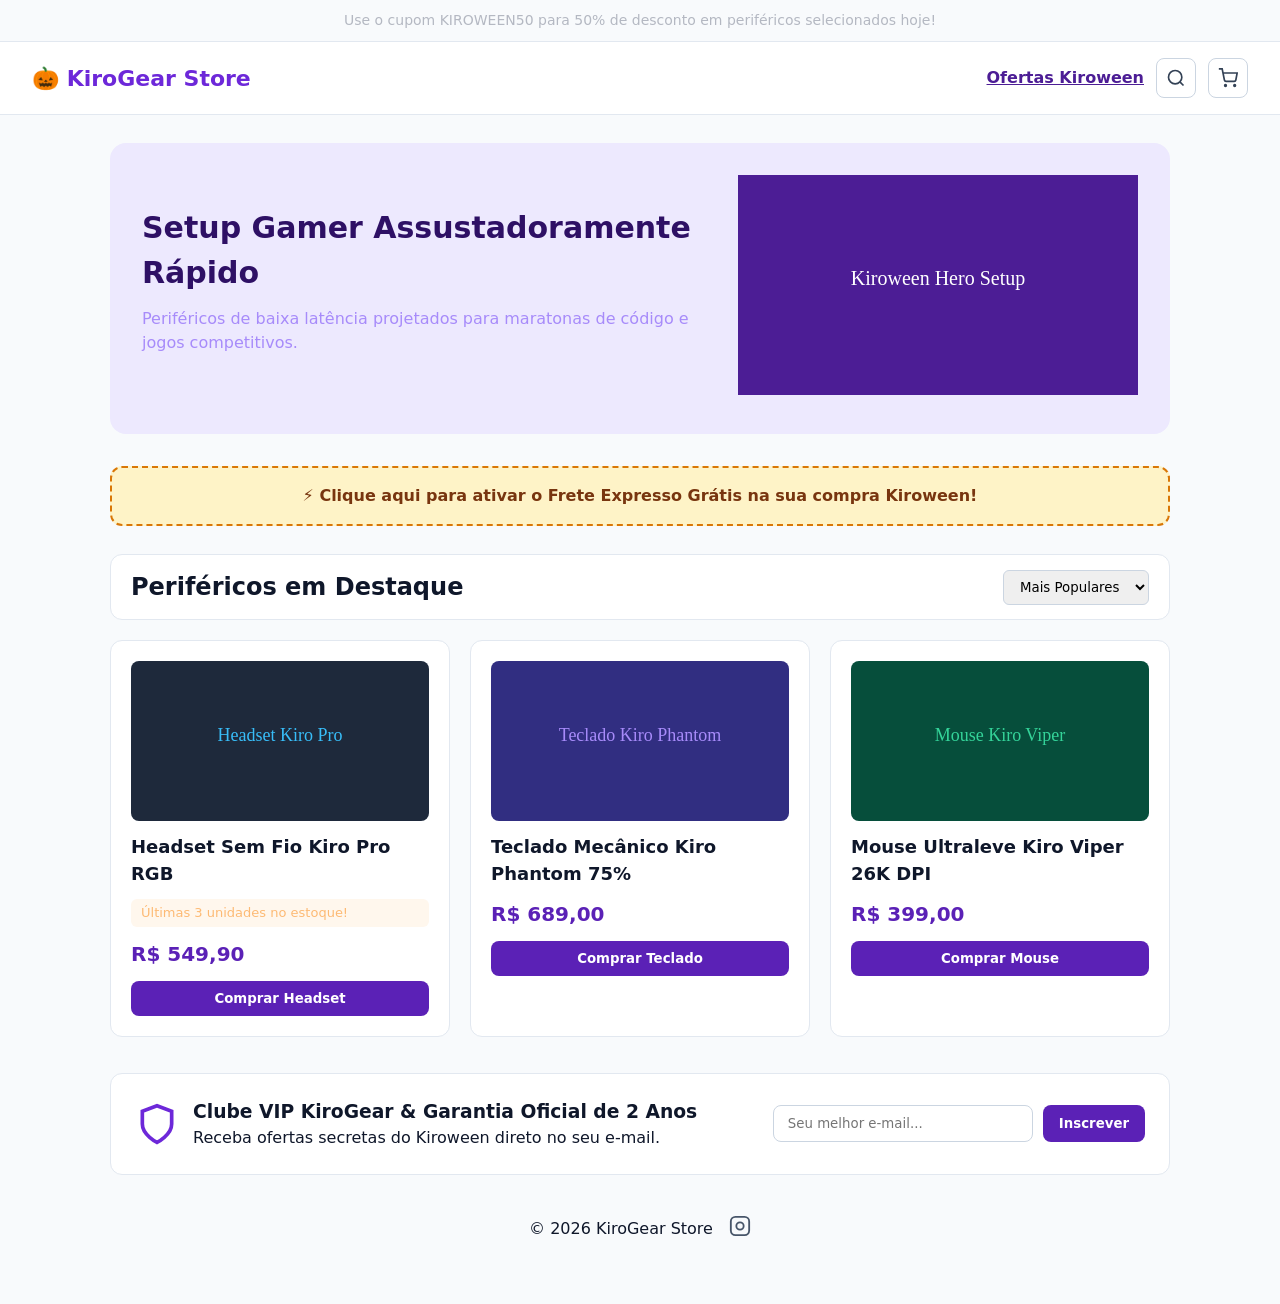
<file: tests/broken_page.html>
<!DOCTYPE html>
<html lang="pt-BR">
<head>
    <meta charset="UTF-8">
    <meta name="viewport" content="width=device-width, initial-scale=1.0">
    <title>KiroGear Store — Edição Especial Kiroween (Demo A11y)</title>
    <style>
        :root {
            --bg-main: #f8fafc;
            --bg-card: #ffffff;
            --text-dark: #0f172a;
            --brand-purple: #6d28d9;
        }
        * {
            box-sizing: border-box;
            margin: 0;
            padding: 0;
            font-family: system-ui, -apple-system, BlinkMacSystemFont, "Segoe UI", Roboto, sans-serif;
        }
        body {
            background-color: var(--bg-main);
            color: var(--text-dark);
            line-height: 1.5;
            padding-bottom: 60px;
        }
        header {
            background: #ffffff;
            border-bottom: 1px solid #e2e8f0;
            padding: 16px 32px;
            display: flex;
            align-items: center;
            justify-content: space-between;
        }
        .brand {
            font-size: 22px;
            font-weight: 800;
            color: var(--brand-purple);
        }
        .nav-actions {
            display: flex;
            align-items: center;
            gap: 12px;
        }
        .icon-btn {
            width: 40px;
            height: 40px;
            border-radius: 8px;
            border: 1px solid #cbd5e1;
            background: #ffffff;
            display: inline-flex;
            align-items: center;
            justify-content: center;
            cursor: pointer;
        }

        /* VIOLAÇÃO PILAR 4: Supressão intencional de foco visível (WCAG 2.4.7) */
        .no-focus:focus,
        .no-focus:focus-visible {
            outline: none !important;
            box-shadow: none !important;
        }

        /* VIOLAÇÃO PILAR 1: Baixo contraste severo (#b4b8c2 sobre #f8fafc = 1.93:1) */
        .promo-coupon-bar {
            background-color: #f8fafc;
            color: #b4b8c2;
            text-align: center;
            padding: 10px;
            font-size: 14px;
            border-bottom: 1px solid #e2e8f0;
        }

        .container {
            max-width: 1100px;
            margin: 28px auto;
            padding: 0 20px;
        }

        .hero {
            background-color: #ede9fe;
            border-radius: 16px;
            padding: 32px;
            display: grid;
            grid-template-columns: 1.2fr 0.8fr;
            gap: 24px;
            align-items: center;
            margin-bottom: 32px;
        }
        .hero h1 {
            font-size: 30px;
            color: #2e1065;
            margin-bottom: 12px;
        }
        /* VIOLAÇÃO PILAR 1: Subtítulo com baixo contraste (#a78bfa sobre #ede9fe = 2.12:1) */
        .hero-subtitle-low {
            color: #a78bfa;
            background-color: #ede9fe;
            font-size: 16px;
            margin-bottom: 18px;
        }

        .toolbar {
            display: flex;
            justify-content: space-between;
            align-items: center;
            margin-bottom: 20px;
            background: #ffffff;
            padding: 14px 20px;
            border-radius: 12px;
            border: 1px solid #e2e8f0;
        }
        .toolbar select {
            padding: 8px 12px;
            border-radius: 6px;
            border: 1px solid #cbd5e1;
        }

        .product-grid {
            display: grid;
            grid-template-columns: repeat(3, 1fr);
            gap: 20px;
            margin-bottom: 36px;
        }
        .product-card {
            background: var(--bg-card);
            border: 1px solid #e2e8f0;
            border-radius: 12px;
            padding: 20px;
            display: flex;
            flex-direction: column;
            gap: 12px;
        }
        .product-card img {
            width: 100%;
            height: 160px;
            object-fit: cover;
            border-radius: 8px;
            background: #f1f5f9;
        }
        .product-title {
            font-size: 18px;
            font-weight: 700;
            color: #0f172a;
        }
        .product-price {
            font-size: 20px;
            font-weight: 800;
            color: #5b21b6;
        }
        /* VIOLAÇÃO PILAR 1: Aviso de estoque quase invisível (#fdba74 sobre #fff7ed = 1.68:1) */
        .stock-badge-low {
            background-color: #fff7ed;
            color: #fdba74;
            padding: 4px 10px;
            border-radius: 6px;
            font-size: 13px;
            display: inline-block;
        }
        .btn-primary {
            background-color: #5b21b6;
            color: #ffffff;
            border: none;
            padding: 10px 16px;
            border-radius: 8px;
            font-weight: 600;
            cursor: pointer;
        }

        .flash-card {
            background: #fef3c7;
            border: 2px dashed #d97706;
            color: #78350f;
            padding: 16px 24px;
            border-radius: 12px;
            font-weight: 700;
            cursor: pointer;
            margin-bottom: 28px;
            text-align: center;
        }

        .newsletter-section {
            background: #ffffff;
            border: 1px solid #e2e8f0;
            border-radius: 12px;
            padding: 24px;
            display: flex;
            align-items: center;
            justify-content: space-between;
            gap: 20px;
        }
        .newsletter-form {
            display: flex;
            gap: 10px;
        }
        .newsletter-form input {
            padding: 10px 14px;
            border: 1px solid #cbd5e1;
            border-radius: 8px;
            width: 260px;
        }
        footer {
            margin-top: 40px;
            text-align: center;
            display: flex;
            justify-content: center;
            align-items: center;
            gap: 16px;
        }
    </style>
</head>
<body>

    <!-- PILAR 1 (Contraste insuficiente): #b4b8c2 sobre #f8fafc -->
    <div id="promo-coupon-banner" class="promo-coupon-bar">
        Use o cupom KIROWEEN50 para 50% de desconto em periféricos selecionados hoje!
    </div>

    <header>
        <div class="brand">🎃 KiroGear Store</div>
        <nav class="nav-actions">
            <!-- PILAR 4 (Ordem de Foco + Sem Foco Visível): tabindex positivo 5 + classe .no-focus -->
            <a id="nav-deals-link" href="#ofertas" tabindex="5" class="no-focus" style="color: #4c1d95; font-weight: 600;">
                Ofertas Kiroween
            </a>

            <!-- PILAR 2 (Elemento Interativo Mudo): Botão de busca apenas com SVG sem aria-label -->
            <button id="btn-search-icon" class="icon-btn" type="button">
                <svg width="20" height="20" viewBox="0 0 24 24" fill="none" stroke="#334155" stroke-width="2">
                    <circle cx="11" cy="11" r="8"></circle>
                    <line x1="21" y1="21" x2="16.65" y2="16.65"></line>
                </svg>
            </button>

            <!-- PILAR 2 (Elemento Interativo Mudo): Botão de carrinho apenas com SVG sem aria-label -->
            <button id="btn-cart-icon" class="icon-btn" type="button">
                <svg width="20" height="20" viewBox="0 0 24 24" fill="none" stroke="#334155" stroke-width="2">
                    <circle cx="9" cy="21" r="1"></circle>
                    <circle cx="20" cy="21" r="1"></circle>
                    <path d="M1 1h4l2.68 13.39a2 2 0 0 0 2 1.61h9.72a2 2 0 0 0 2-1.61L23 6H6"></path>
                </svg>
            </button>
        </nav>
    </header>

    <main class="container">
        <section class="hero">
            <div>
                <h1>Setup Gamer Assustadoramente Rápido</h1>
                <!-- PILAR 1 (Contraste insuficiente): #a78bfa sobre #ede9fe -->
                <p id="hero-subtitle-low-contrast" class="hero-subtitle-low">
                    Periféricos de baixa latência projetados para maratonas de código e jogos competitivos.
                </p>
            </div>
            <div>
                <!-- PILAR 3 (Semântica de Mídia): alt genérico "imagem" -->
                <img
                    id="img-hero-banner"
                    src="data:image/svg+xml;utf8,<svg xmlns='http://www.w3.org/2000/svg' width='400' height='220'><rect width='100%' height='100%' fill='%234c1d95'/><text x='50%' y='50%' fill='white' font-size='20' text-anchor='middle'>Kiroween Hero Setup</text></svg>"
                    alt="imagem"
                />
            </div>
        </section>

        <!-- PILAR 4 (Navegação por Teclado): div clicável com onclick mas sem role="button" e sem tabindex -->
        <div id="flash-deal-interactive-card" class="flash-card" onclick="console.log('Desconto ativado!')">
            ⚡ Clique aqui para ativar o Frete Expresso Grátis na sua compra Kiroween!
        </div>

        <div class="toolbar">
            <h2>Periféricos em Destaque</h2>
            <div>
                <!-- PILAR 2 (Elemento Interativo Mudo): <select> sem <label> ou aria-label -->
                <select id="select-sort-products" name="sort_order">
                    <option value="popular">Mais Populares</option>
                    <option value="price_asc">Menor Preço</option>
                    <option value="price_desc">Maior Preço</option>
                </select>
            </div>
        </div>

        <section id="ofertas" class="product-grid">
            <!-- Card 1: Headset -->
            <article class="product-card">
                <!-- PILAR 3 (Semântica de Mídia): <img> completamente sem atributo alt -->
                <img
                    id="img-product-headset"
                    src="data:image/svg+xml;utf8,<svg xmlns='http://www.w3.org/2000/svg' width='300' height='160'><rect width='100%' height='100%' fill='%231e293b'/><text x='50%' y='50%' fill='%2338bdf8' font-size='18' text-anchor='middle'>Headset Kiro Pro</text></svg>"
                />
                <h3 class="product-title">Headset Sem Fio Kiro Pro RGB</h3>
                <!-- PILAR 1 (Contraste insuficiente): #fdba74 sobre #fff7ed -->
                <span id="stock-warning-badge" class="stock-badge-low">Últimas 3 unidades no estoque!</span>
                <p class="product-price">R$ 549,90</p>
                <!-- PILAR 4 (Ordem de Foco + Sem Foco Visível): tabindex="12" positivo + .no-focus -->
                <button id="btn-buy-headset" class="btn-primary no-focus" tabindex="12" type="button">
                    Comprar Headset
                </button>
            </article>

            <!-- Card 2: Teclado -->
            <article class="product-card">
                <!-- PILAR 3 (Semântica de Mídia): alt genérico "foto" -->
                <img
                    id="img-product-keyboard"
                    src="data:image/svg+xml;utf8,<svg xmlns='http://www.w3.org/2000/svg' width='300' height='160'><rect width='100%' height='100%' fill='%23312e81'/><text x='50%' y='50%' fill='%23a78bfa' font-size='18' text-anchor='middle'>Teclado Kiro Phantom</text></svg>"
                    alt="foto"
                />
                <h3 class="product-title">Teclado Mecânico Kiro Phantom 75%</h3>
                <p class="product-price">R$ 689,00</p>
                <button id="btn-buy-keyboard" class="btn-primary" type="button">
                    Comprar Teclado
                </button>
            </article>

            <!-- Card 3: Mouse -->
            <article class="product-card">
                <!-- PILAR 3 (Semântica de Mídia): alt="" vazio em imagem de produto informativa -->
                <img
                    id="img-product-mouse"
                    src="data:image/svg+xml;utf8,<svg xmlns='http://www.w3.org/2000/svg' width='300' height='160'><rect width='100%' height='100%' fill='%23064e3b'/><text x='50%' y='50%' fill='%2334d399' font-size='18' text-anchor='middle'>Mouse Kiro Viper</text></svg>"
                    alt=""
                />
                <h3 class="product-title">Mouse Ultraleve Kiro Viper 26K DPI</h3>
                <p class="product-price">R$ 399,00</p>
                <button id="btn-buy-mouse" class="btn-primary" type="button">
                    Comprar Mouse
                </button>
            </article>
        </section>

        <!-- PILAR 4 (Armadilha de Teclado): onkeydown bloqueando Tab e Escape -->
        <section
            id="newsletter-trap-box"
            class="newsletter-section"
            tabindex="0"
            onkeydown="if(event.key==='Tab' || event.key==='Escape'){ event.preventDefault(); }"
        >
            <div style="display: flex; align-items: center; gap: 14px;">
                <!-- PILAR 3 (Semântica de Mídia): SVG informativo de garantia sem role="img" e sem title/aria-label -->
                <svg id="svg-warranty-seal" width="44" height="44" viewBox="0 0 24 24" fill="none" stroke="#6d28d9" stroke-width="2">
                    <path d="M12 22s8-4 8-10V5l-8-3-8 3v7c0 6 8 10 8 10z"></path>
                </svg>
                <div>
                    <h3>Clube VIP KiroGear & Garantia Oficial de 2 Anos</h3>
                    <p>Receba ofertas secretas do Kiroween direto no seu e-mail.</p>
                </div>
            </div>
            <form class="newsletter-form" onsubmit="event.preventDefault();">
                <!-- PILAR 2 (Elemento Interativo Mudo): <input> sem <label> ou aria-label -->
                <input
                    id="input-newsletter-email"
                    type="email"
                    name="email"
                    placeholder="Seu melhor e-mail..."
                />
                <button type="submit" class="btn-primary">Inscrever</button>
            </form>
        </section>
    </main>

    <footer>
        <span>© 2026 KiroGear Store</span>
        <!-- PILAR 2 (Elemento Interativo Mudo): Link de rede social sem texto nem aria-label -->
        <a id="link-social-instagram" href="https://instagram.com/kirogear">
            <svg width="22" height="22" viewBox="0 0 24 24" fill="none" stroke="#475569" stroke-width="2">
                <rect x="2" y="2" width="20" height="20" rx="5" ry="5"></rect>
                <circle cx="12" cy="12" r="4"></circle>
            </svg>
        </a>
    </footer>

</body>
</html>
</file>
